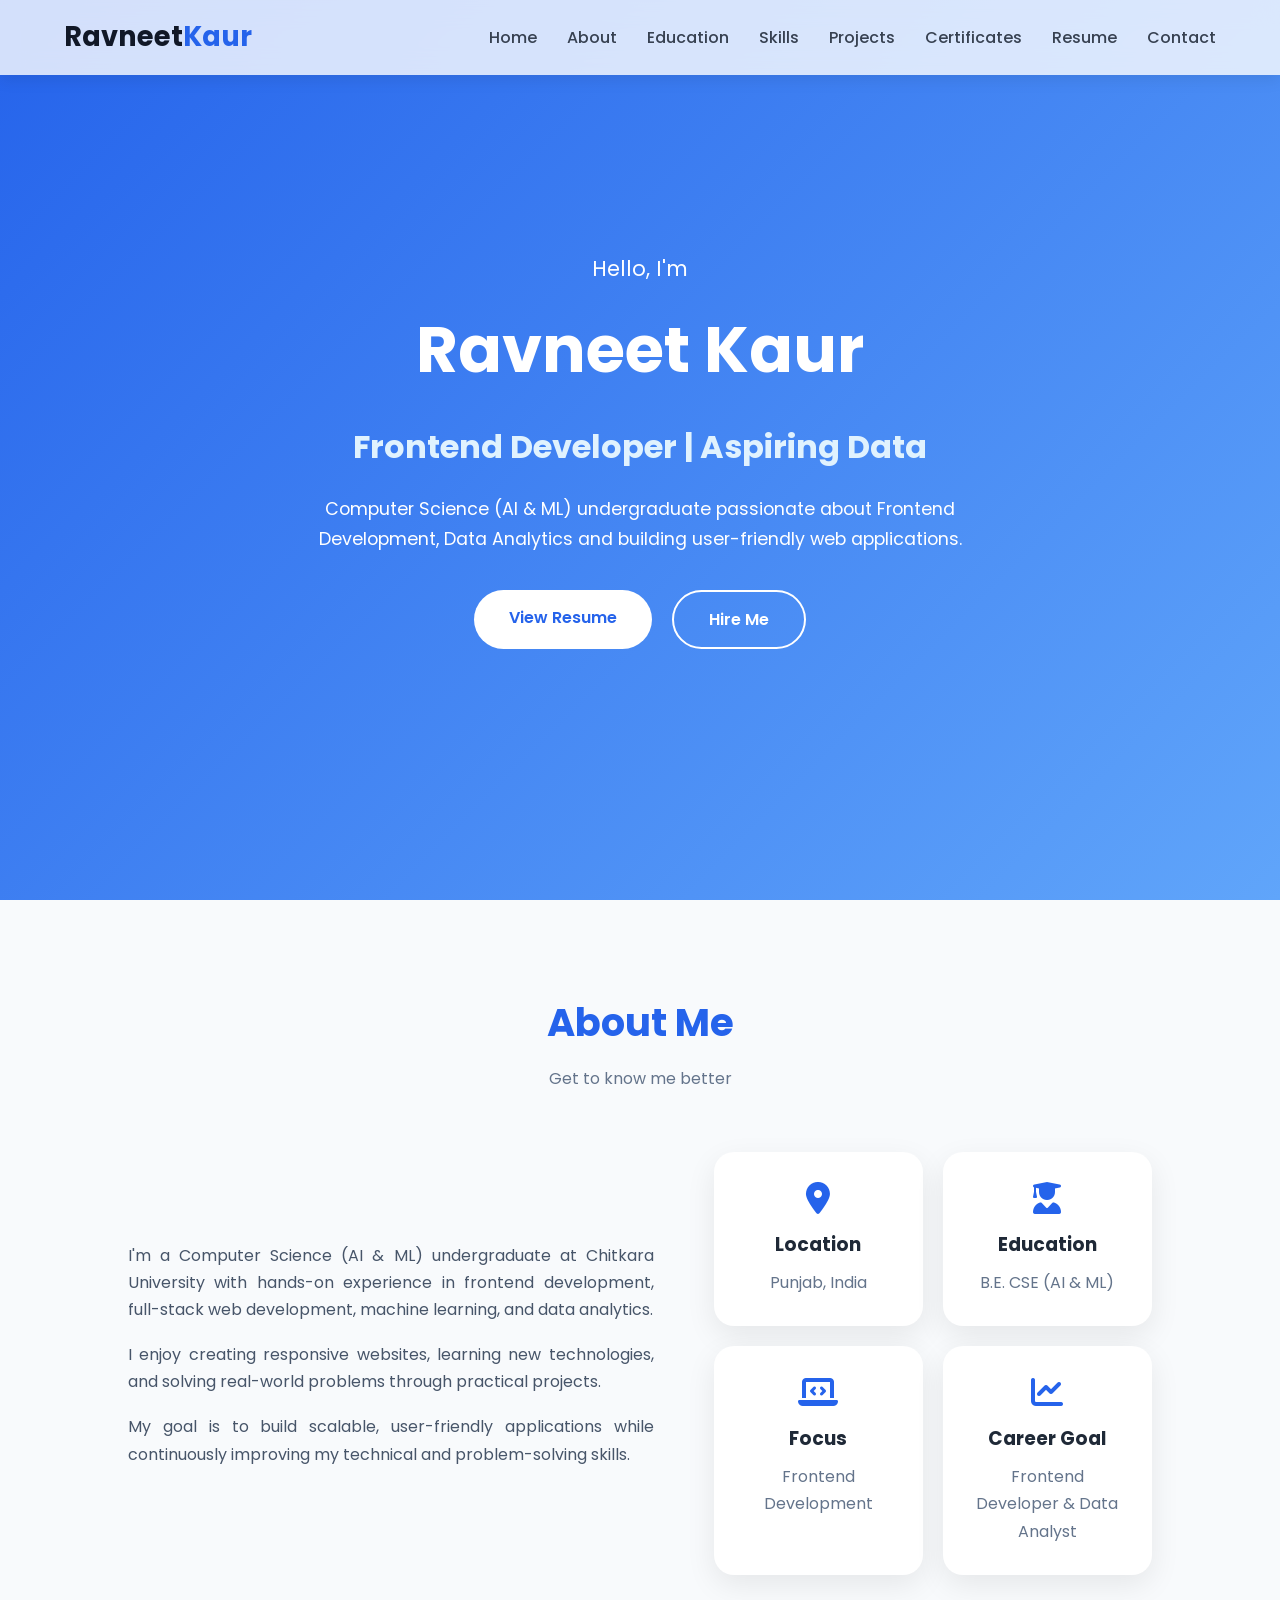
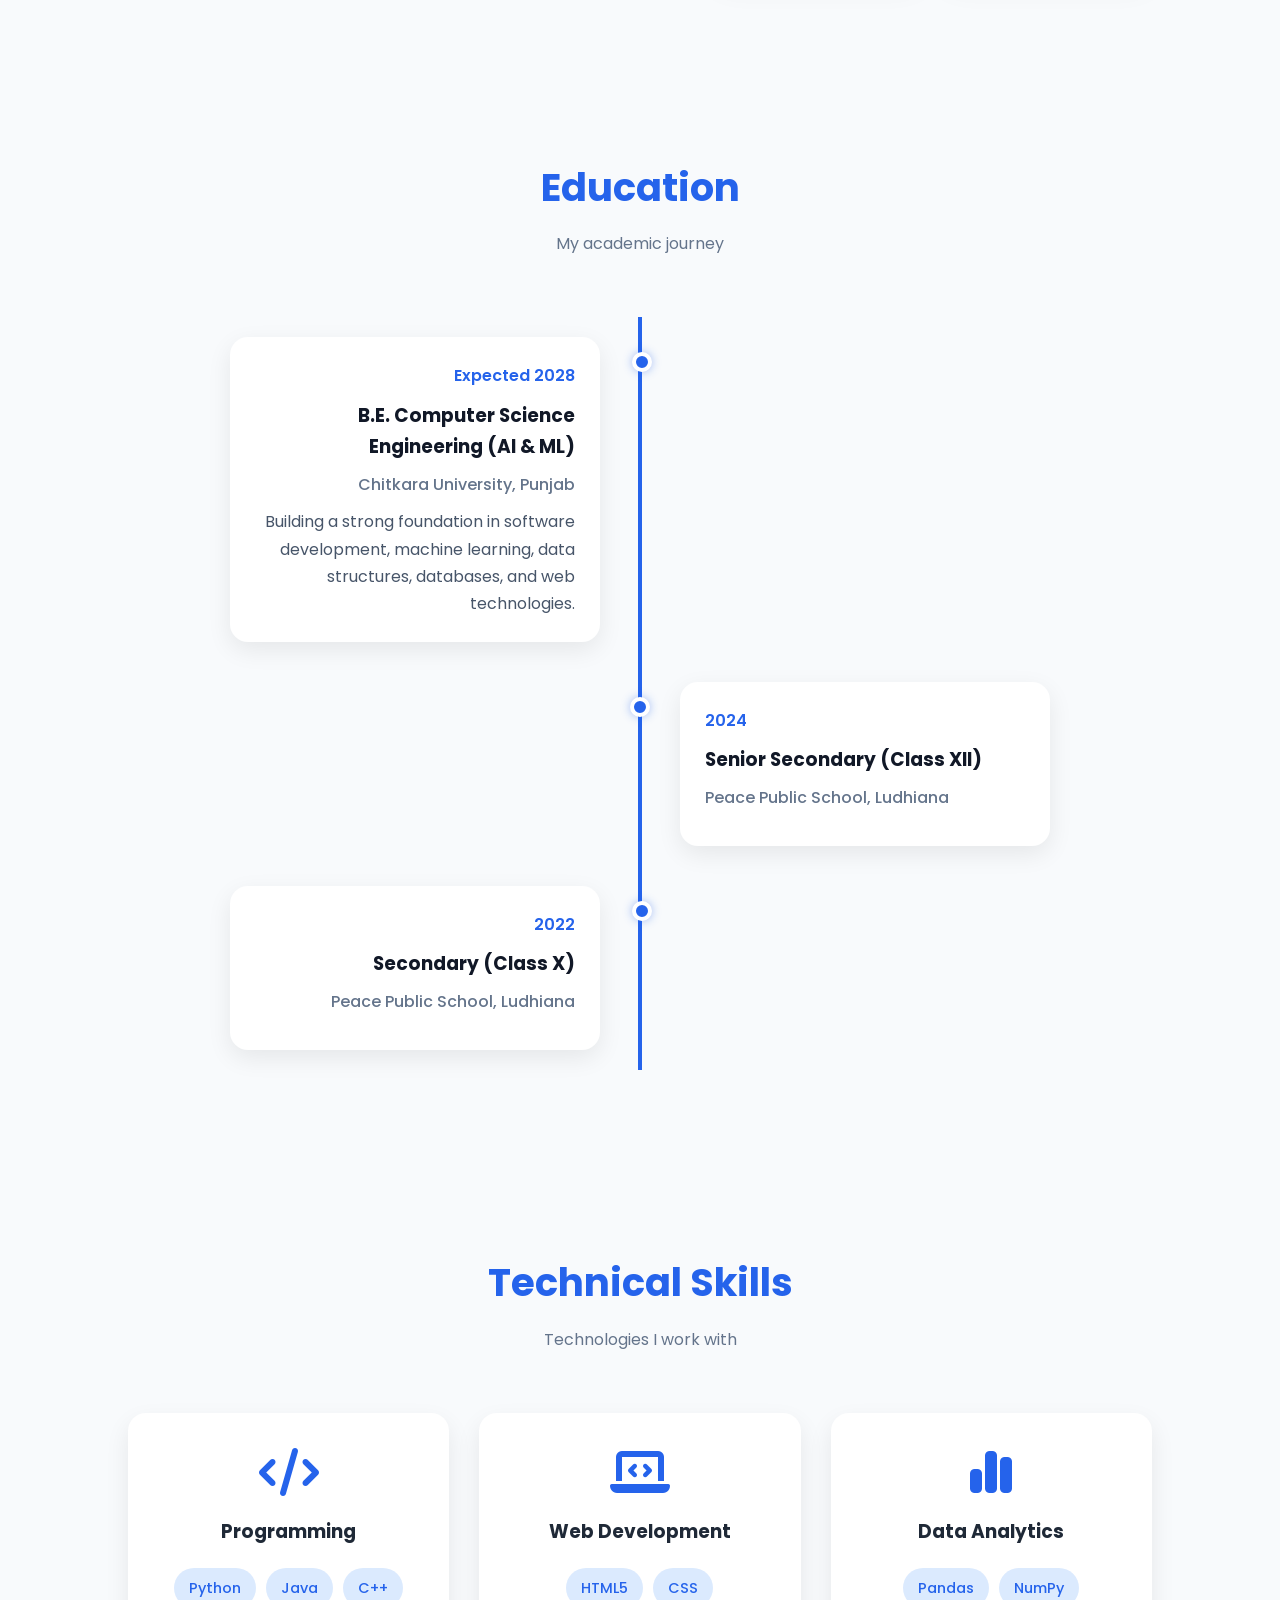
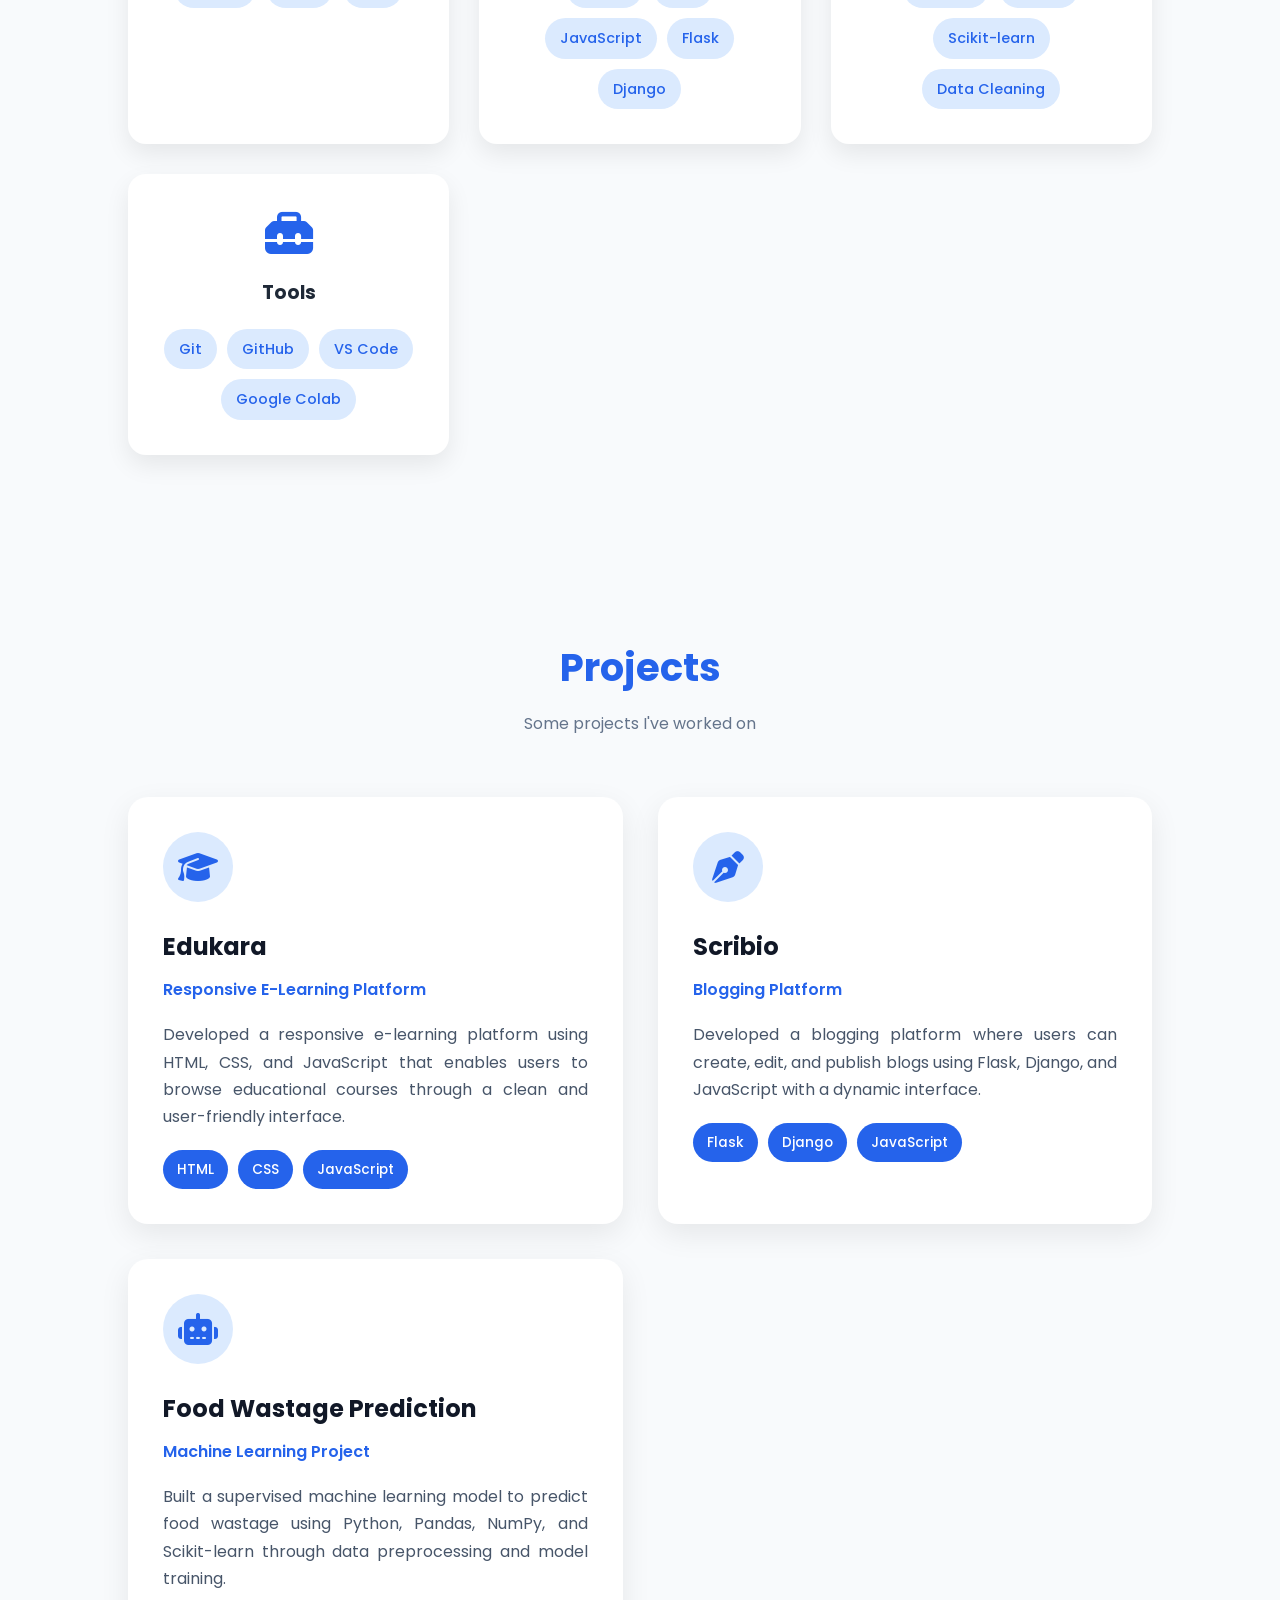
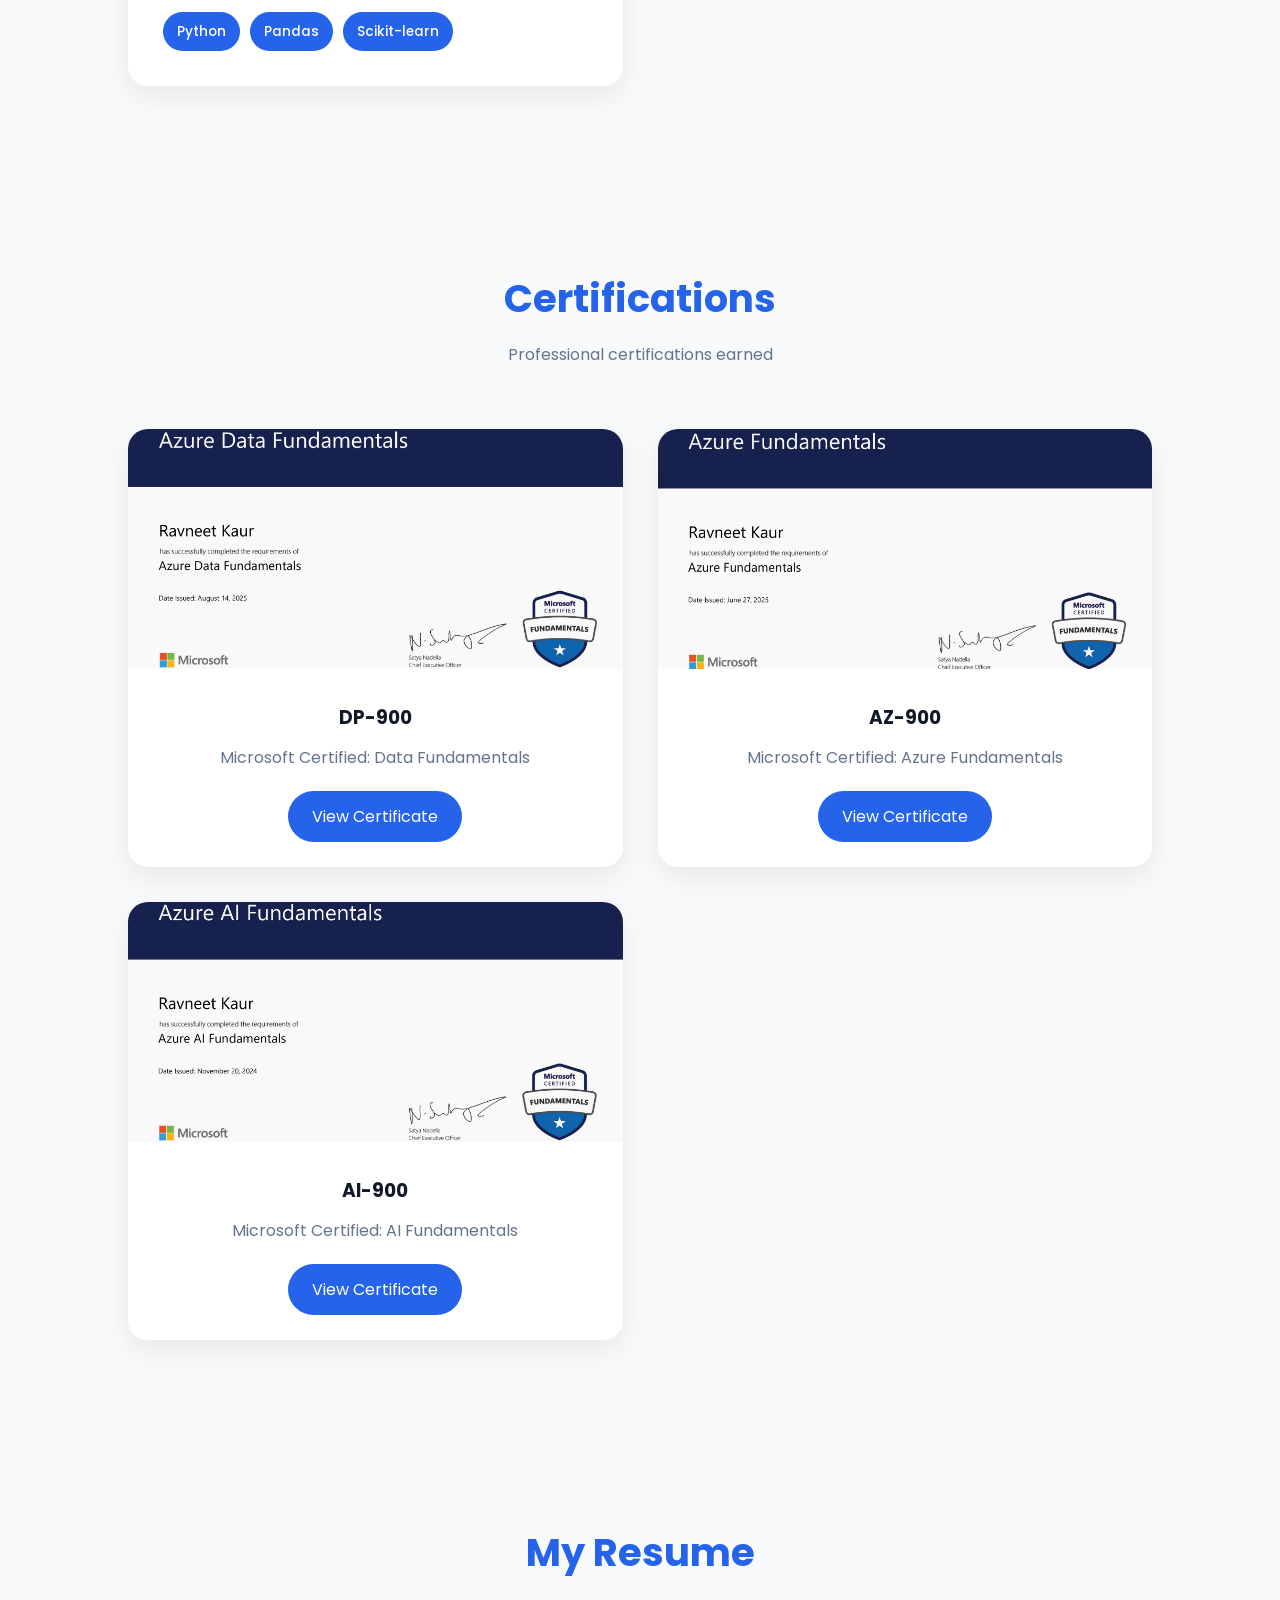
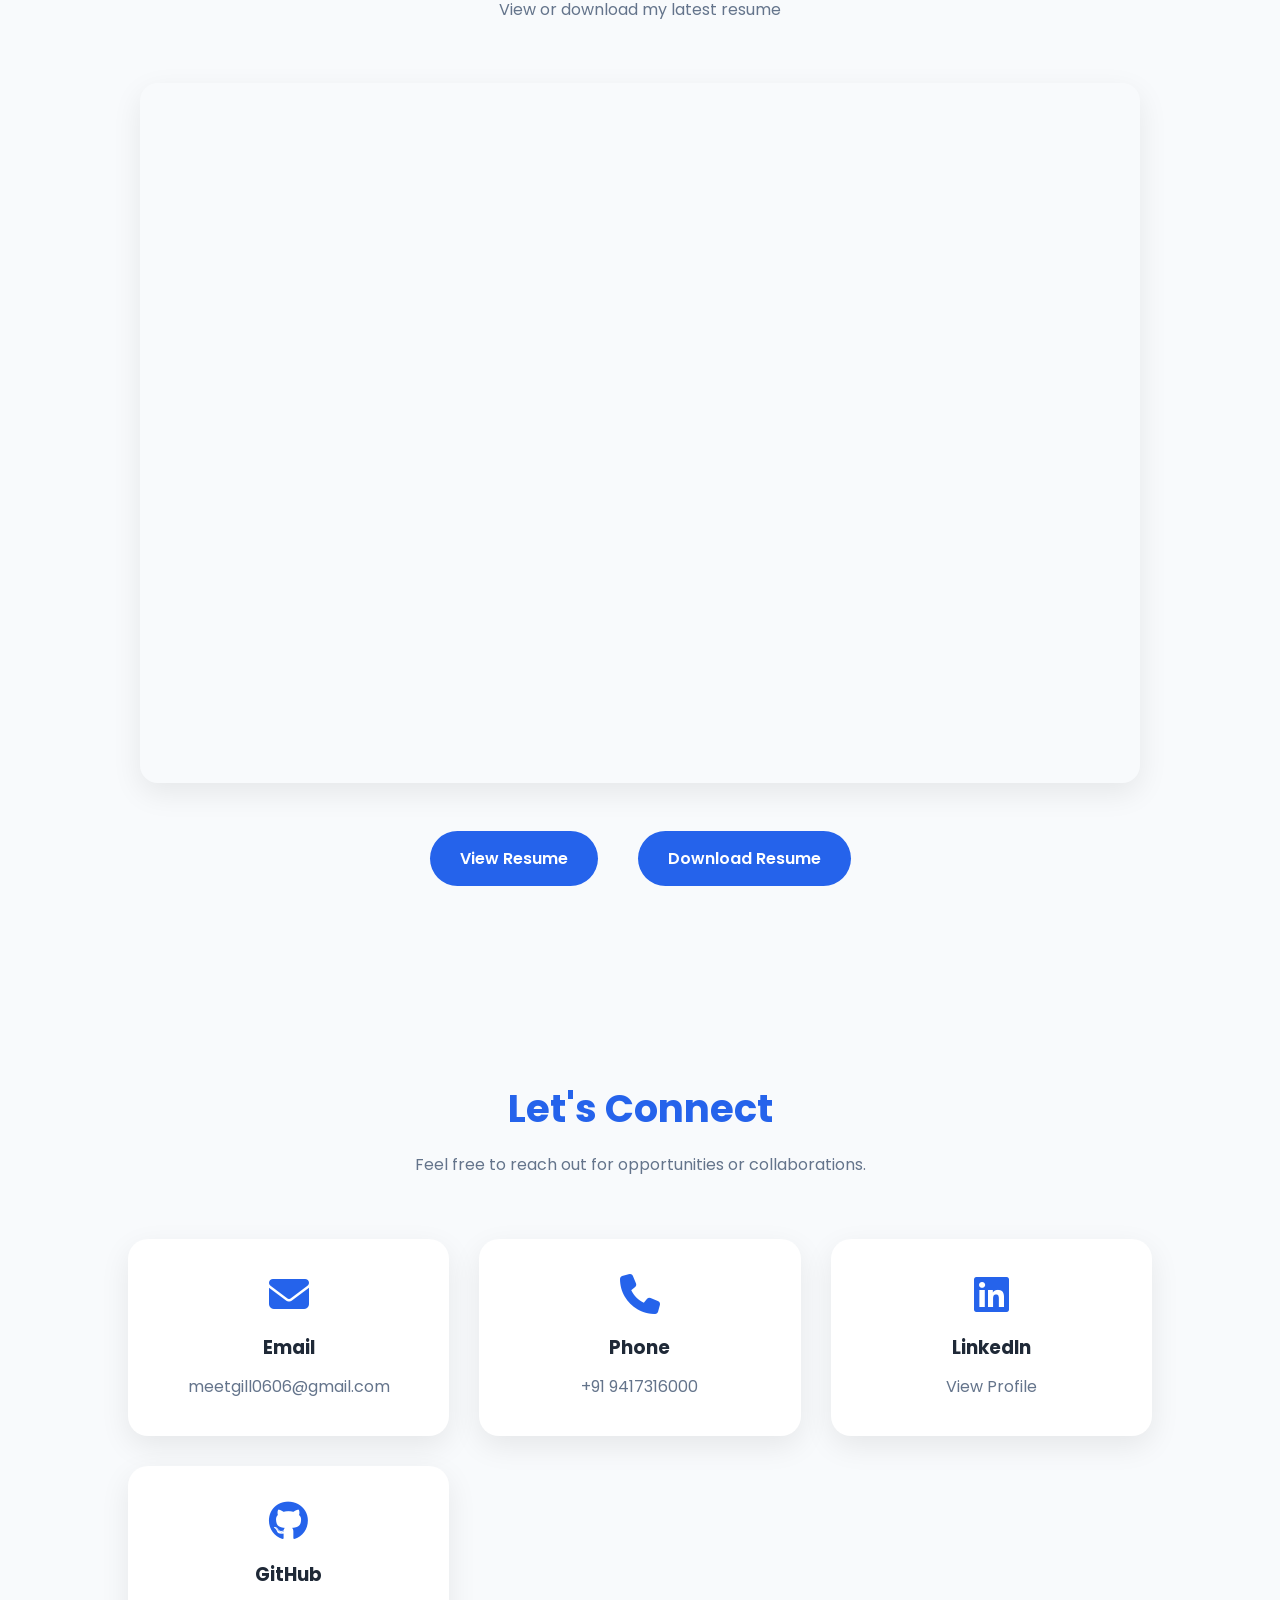
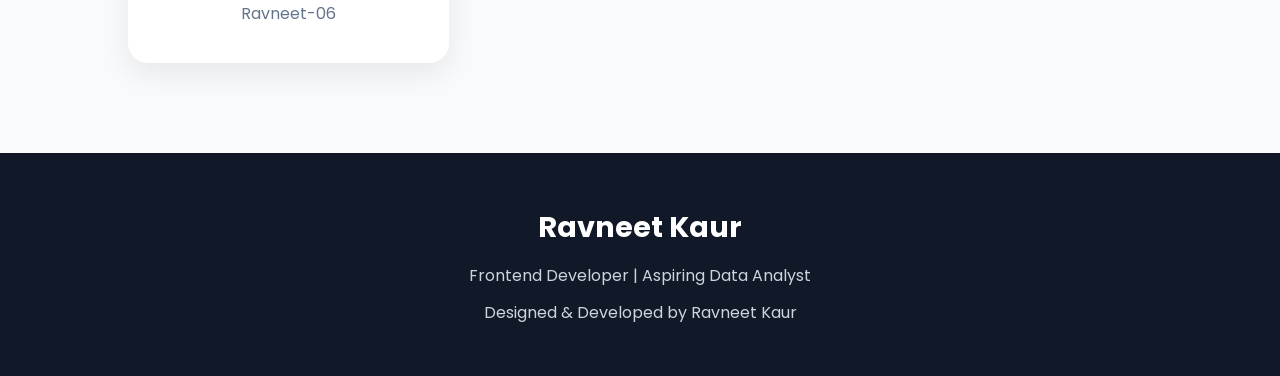
<file: Asg 1/index.html>
<!DOCTYPE html>
<html lang="en">

<head>
    <meta charset="UTF-8">
    <meta name="viewport" content="width=device-width, initial-scale=1.0">
    <title>Ravneet Kaur | Portfolio</title>
    <link rel="preconnect" href="https://fonts.googleapis.com">
    <link rel="preconnect" href="https://fonts.gstatic.com" crossorigin>
    <link href="https://fonts.googleapis.com/css2?family=Poppins:wght@300;400;500;600;700&display=swap" rel="stylesheet">
    <link rel="stylesheet"
        href="https://cdnjs.cloudflare.com/ajax/libs/font-awesome/6.7.2/css/all.min.css">

    <link rel="stylesheet" href="style.css">
</head>

<body>

    <!--================ NAVBAR ================-->

    <header>
        <nav class="navbar">
            <a href="#home" class="logo">Ravneet<span>Kaur</span></a>

            <ul class="nav-links">
                <li><a href="#home">Home</a></li>
                <li><a href="#about">About</a></li>
                <li><a href="#education">Education</a></li>
                <li><a href="#skills">Skills</a></li>
                <li><a href="#projects">Projects</a></li>
                <li><a href="#certificates">Certificates</a></li>
                <li><a href="#resume">Resume</a></li>
                <li><a href="#contact">Contact</a></li>
            </ul>
        </nav>
    </header>

    <!--================ HERO SECTION ================-->

    <section id="home" class="hero">
        <div class="hero-content">
            <p class="hero-intro">                Hello, I'm            </p>

            <h1>                Ravneet Kaur            </h1>

            <h2><span id="typing"></span></h2>

            <p class="hero-description">
                Computer Science (AI & ML) undergraduate passionate
                about Frontend Development, Data Analytics and building
                user-friendly web applications.
            </p>

            <div class="hero-buttons">
                <a href="#resume" class="btn">

                    View Resume

                </a>
                <a href="#contact" class="btn-outline">Hire Me</a>

            </div>

        </div>

    </section>
        <!--================ ABOUT ================-->

    <section id="about" class="about">

        <div class="section-header">

            <h2>About Me</h2>

            <p>Get to know me better</p>

        </div>

        <div class="about-container">

            <div class="about-text">

                <p>

                    I'm a Computer Science (AI & ML) undergraduate at
                    Chitkara University with hands-on experience in
                    frontend development, full-stack web development,
                    machine learning, and data analytics.

                </p>

                <p>

                    I enjoy creating responsive websites,
                    learning new technologies, and solving
                    real-world problems through practical projects.

                </p>

                <p>

                    My goal is to build scalable, user-friendly
                    applications while continuously improving
                    my technical and problem-solving skills.

                </p>

            </div>

            <div class="about-cards">

                <div class="info-card">

                    <i class="fa-solid fa-location-dot"></i>

                    <h3>Location</h3>

                    <p>Punjab, India</p>

                </div>

                <div class="info-card">

                    <i class="fa-solid fa-user-graduate"></i>

                    <h3>Education</h3>

                    <p>B.E. CSE (AI & ML)</p>

                </div>

                <div class="info-card">

                    <i class="fa-solid fa-laptop-code"></i>

                    <h3>Focus</h3>

                    <p>Frontend Development</p>

                </div>

                <div class="info-card">

                    <i class="fa-solid fa-chart-line"></i>

                    <h3>Career Goal</h3>

                    <p>Frontend Developer & Data Analyst</p>

                </div>

            </div>

        </div>

    </section>


    <!--================ EDUCATION ================-->

    <section id="education" class="education">

        <div class="section-header">

            <h2>Education</h2>

            <p>My academic journey</p>

        </div>

        <div class="timeline">

            <div class="timeline-item">

                <div class="timeline-dot"></div>

                <div class="timeline-content">

                    <span class="year">

                        Expected 2028

                    </span>

                    <h3>

                        B.E. Computer Science Engineering (AI & ML)

                    </h3>

                    <h4>

                        Chitkara University, Punjab

                    </h4>

                    <p>

                        Building a strong foundation in software
                        development, machine learning, data
                        structures, databases, and web technologies.

                    </p>

                </div>

            </div>

            <div class="timeline-item">

                <div class="timeline-dot"></div>

                <div class="timeline-content">

                    <span class="year">

                        2024

                    </span>

                    <h3>

                        Senior Secondary (Class XII)

                    </h3>

                    <h4>

                        Peace Public School, Ludhiana

                    </h4>

                </div>

            </div>

            <div class="timeline-item">

                <div class="timeline-dot"></div>

                <div class="timeline-content">

                    <span class="year">

                        2022

                    </span>

                    <h3>

                        Secondary (Class X)

                    </h3>

                    <h4>

                        Peace Public School, Ludhiana

                    </h4>

                </div>

            </div>

        </div>

    </section>
        <!--================ SKILLS ================-->

    <section id="skills" class="skills">

        <div class="section-header">

            <h2>Technical Skills</h2>

            <p>Technologies I work with</p>

        </div>

        <div class="skills-container">

            <div class="skill-card">

                <i class="fa-solid fa-code"></i>

                <h3>Programming</h3>

                <div class="skill-tags">

                    <span>Python</span>
                    <span>Java</span>
                    <span>C++</span>

                </div>

            </div>

            <div class="skill-card">

                <i class="fa-solid fa-laptop-code"></i>

                <h3>Web Development</h3>

                <div class="skill-tags">

                    <span>HTML5</span>
                    <span>CSS</span>
                    <span>JavaScript</span>
                    <span>Flask</span>
                    <span>Django</span>

                </div>

            </div>

            <div class="skill-card">

                <i class="fa-solid fa-chart-simple"></i>

                <h3>Data Analytics</h3>

                <div class="skill-tags">

                    <span>Pandas</span>
                    <span>NumPy</span>
                    <span>Scikit-learn</span>
                    <span>Data Cleaning</span>

                </div>

            </div>

            <div class="skill-card">

                <i class="fa-solid fa-toolbox"></i>

                <h3>Tools</h3>

                <div class="skill-tags">

                    <span>Git</span>
                    <span>GitHub</span>
                    <span>VS Code</span>
                    <span>Google Colab</span>

                </div>

            </div>

        </div>

    </section>



    <!--================ PROJECTS ================-->

    <section id="projects" class="projects">

        <div class="section-header">

            <h2>Projects</h2>

            <p>Some projects I've worked on</p>

        </div>

        <div class="projects-container">

            <div class="project-card">

                <div class="project-icon">

                    <i class="fa-solid fa-graduation-cap"></i>

                </div>

                <h3>Edukara</h3>

                <h4>Responsive E-Learning Platform</h4>

                <p>

                    Developed a responsive e-learning platform using
                    HTML, CSS, and JavaScript that enables users to
                    browse educational courses through a clean and
                    user-friendly interface.

                </p>

                <div class="project-tech">

                    <span>HTML</span>
                    <span>CSS</span>
                    <span>JavaScript</span>

                </div>

            </div>



            <div class="project-card">

                <div class="project-icon">

                    <i class="fa-solid fa-pen-nib"></i>

                </div>

                <h3>Scribio</h3>

                <h4>Blogging Platform</h4>

                <p>

                    Developed a blogging platform where users can
                    create, edit, and publish blogs using Flask,
                    Django, and JavaScript with a dynamic interface.

                </p>

                <div class="project-tech">

                    <span>Flask</span>
                    <span>Django</span>
                    <span>JavaScript</span>

                </div>

            </div>



            <div class="project-card">

                <div class="project-icon">

                    <i class="fa-solid fa-robot"></i>

                </div>

                <h3>Food Wastage Prediction</h3>

                <h4>Machine Learning Project</h4>

                <p>

                    Built a supervised machine learning model to
                    predict food wastage using Python, Pandas,
                    NumPy, and Scikit-learn through data preprocessing
                    and model training.

                </p>

                <div class="project-tech">

                    <span>Python</span>
                    <span>Pandas</span>
                    <span>Scikit-learn</span>

                </div>

            </div>

        </div>

    </section>



    <!--================ CERTIFICATES ================-->

    <section id="certificates" class="certificates">

        <div class="section-header">

            <h2>Certifications</h2>

            <p>Professional certifications earned</p>

        </div>

        <div class="certificate-container">

            <div class="certificate-card">

                <img src="images/dp900.png"
                     alt="DP-900 Certificate">

                <div class="certificate-content">

                    <h3>DP-900</h3>

                    <p>

                        Microsoft Certified:
                        Data Fundamentals

                    </p>

                    <a href="images/dp900.png"
                       target="_blank"
                       class="certificate-btn">

                        View Certificate

                    </a>

                </div>

            </div>



            <div class="certificate-card">

                <img src="images/az900.png"
                     alt="AZ-900 Certificate">

                <div class="certificate-content">

                    <h3>AZ-900</h3>

                    <p>

                        Microsoft Certified:
                        Azure Fundamentals

                    </p>

                    <a href="images/az900.png"
                       target="_blank"
                       class="certificate-btn">

                        View Certificate

                    </a>

                </div>

            </div>



            <div class="certificate-card">

                <img src="images/ai900.png"
                     alt="AI-900 Certificate">

                <div class="certificate-content">

                    <h3>AI-900</h3>

                    <p>

                        Microsoft Certified:
                        AI Fundamentals

                    </p>

                    <a href="images/ai900.png"
                       target="_blank"
                       class="certificate-btn">

                        View Certificate

                    </a>

                </div>

            </div>

        </div>

    </section>
        <!--================ RESUME ================-->

    <section id="resume" class="resume">

        <div class="section-header">

            <h2>My Resume</h2>

            <p>View or download my latest resume</p>

        </div>

        <div class="resume-container">

            <iframe
                src="files/Ravneet_Kaur_Resume.pdf"
                title="Resume Preview">
            </iframe>

            <div class="resume-buttons">

                <a href="files/Ravneet_Kaur_Resume.pdf"
                target="_blank"
                class="resume-btn">

                    View Resume

                </a>

                <a href="files/Ravneet_Kaur_Resume.pdf"
                download
                class="resume-btn">

                    Download Resume

                </a>

            </div>

        </div>

    </section>



    <!--================ CONTACT ================-->

    <section id="contact" class="contact">

        <div class="section-header">

            <h2>Let's Connect</h2>

            <p>Feel free to reach out for opportunities or collaborations.</p>

        </div>

        <div class="contact-container">

            <div class="contact-card">

                <i class="fa-solid fa-envelope"></i>

                <h3>Email</h3>

                <p>meetgill0606@gmail.com</p>

            </div>



            <div class="contact-card">

                <i class="fa-solid fa-phone"></i>

                <h3>Phone</h3>

                <p>+91 9417316000</p>

            </div>



            <a href="https://www.linkedin.com/in/ravneet-kaur-06936b324"
               target="_blank"
               class="contact-card">

                <i class="fa-brands fa-linkedin"></i>

                <h3>LinkedIn</h3>

                <p>View Profile</p>

            </a>



            <a href="https://github.com/Ravneet-06"
               target="_blank"
               class="contact-card">

                <i class="fa-brands fa-github"></i>

                <h3>GitHub</h3>

                <p>Ravneet-06</p>

            </a>

        </div>

    </section>



    <!--================ FOOTER ================-->

    <footer>

        <h3>Ravneet Kaur</h3>

        <p>

            Frontend Developer | Aspiring Data Analyst

        </p>

        <p>

            Designed & Developed by Ravneet Kaur

        </p>

    </footer>



    <!--================ BACK TO TOP ================-->

    <button id="topBtn">

        <i class="fa-solid fa-arrow-up"></i>

    </button>



    <script src="script.js"></script>

</body>

</html>
</file>
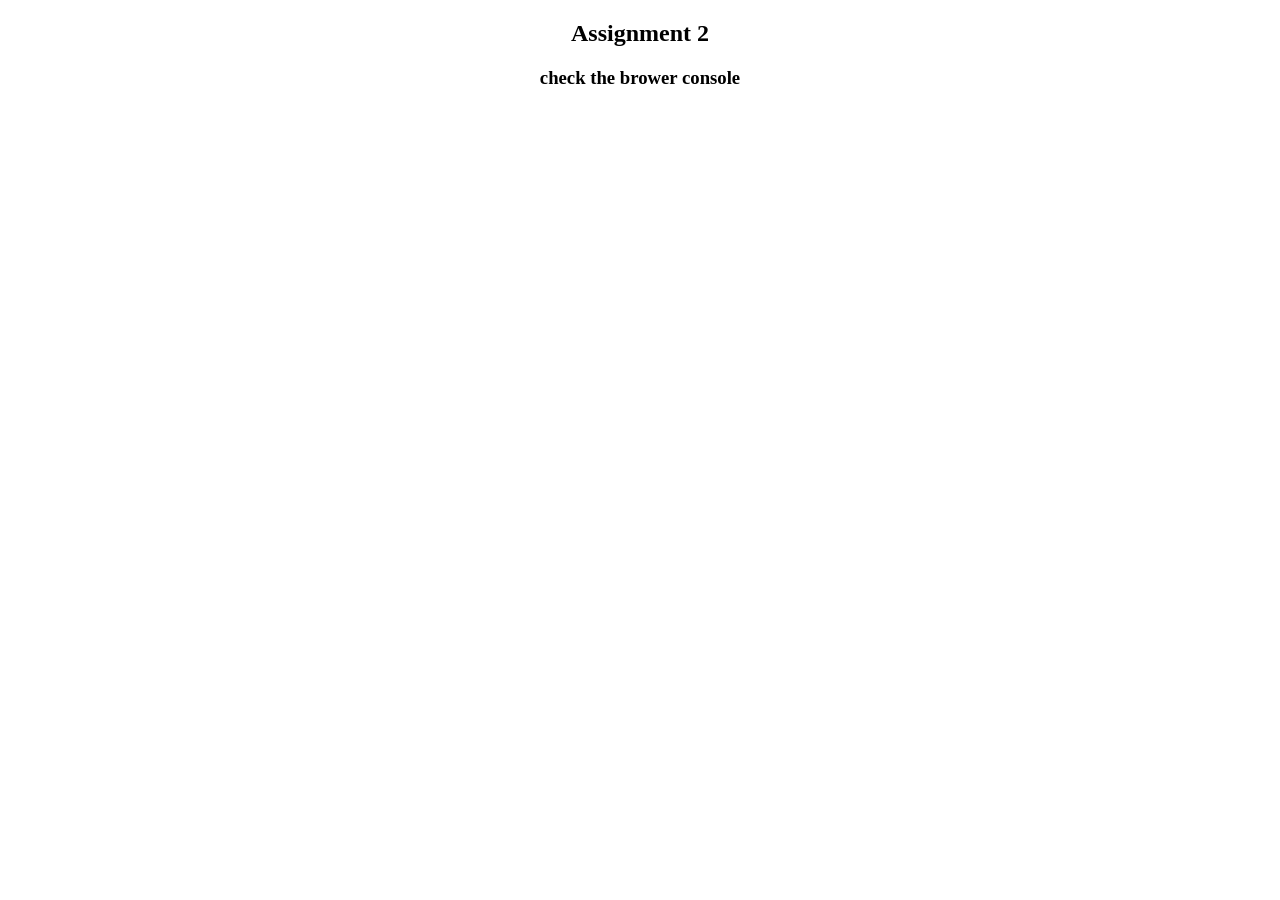
<file: Asg 2/index.html>
<!DOCTYPE html>
<html lang="en">
<head>
    <meta charset="UTF-8">
    <meta name="viewport" content="width=device-width, initial-scale=1.0">
    <title>Assignment 2</title>
    <Style>
        *{
            text-align: center;
        }
    </Style>
</head>
<body>
    <h2>Assignment 2</h2>
    <h3>check the brower console</h3>

    <script src="asg2.js"></script>
</body>
</html>
</file>
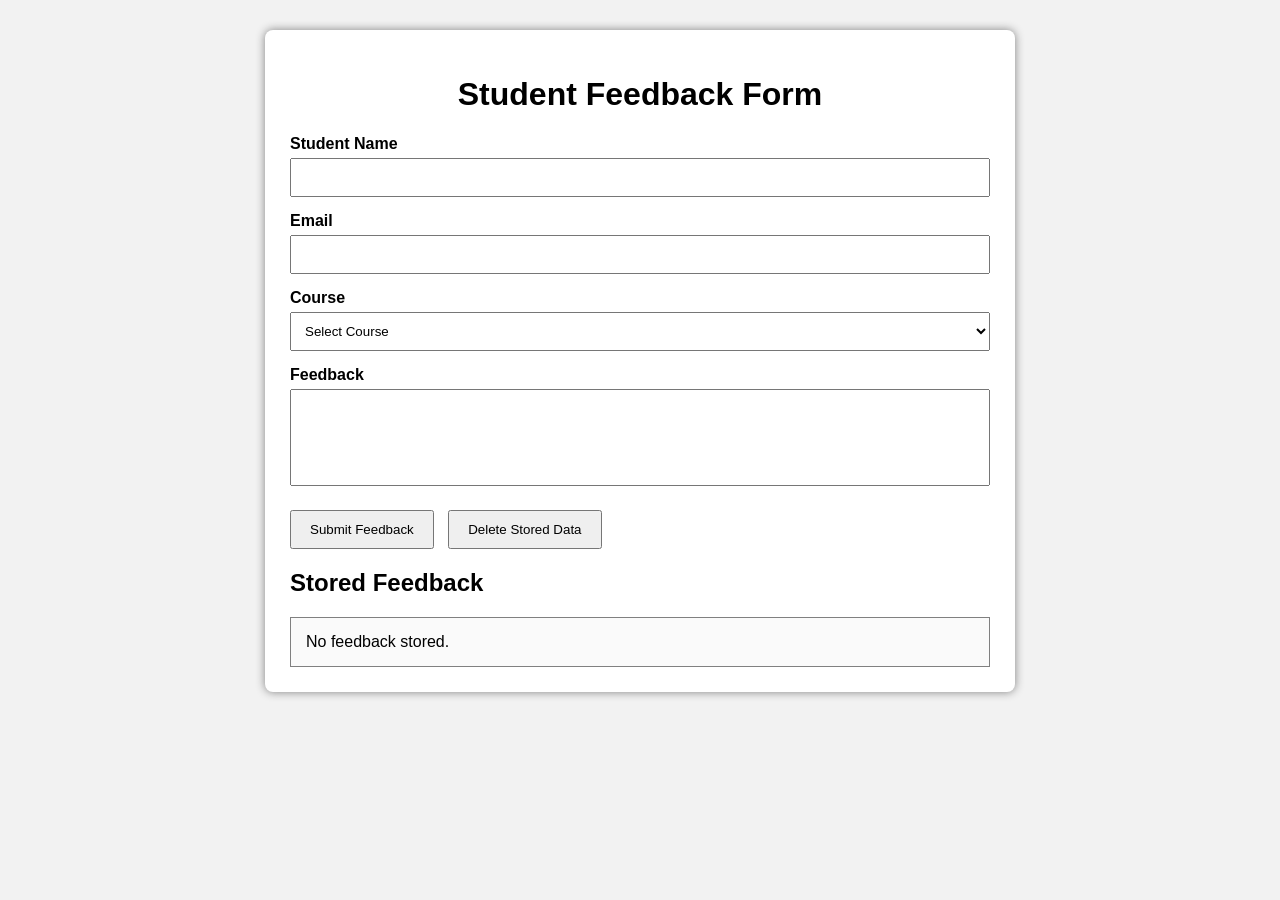
<file: Asg 3/index.html>
<!DOCTYPE html>
<html lang="en">
<head>
    <meta charset="UTF-8">
    <meta name="viewport" content="width=device-width, initial-scale=1.0">
    <title>Student Feedback Form</title>

    <style>
        body{
            font-family: Arial, Helvetica, sans-serif;
            background:#f2f2f2;
        }

        .container{
            width:700px;
            margin:30px auto;
            background:white;
            padding:25px;
            border-radius:8px;
            box-shadow:0 0 10px gray;
        }

        h1{
            text-align:center;
        }

        label{
            display:block;
            margin-top:15px;
            font-weight:bold;
        }

        input,select,textarea{
            width:100%;
            padding:10px;
            margin-top:5px;
            box-sizing:border-box;
        }

        textarea{
            resize:none;
        }

        .error{
            color:red;
            font-size:15px;
        }

        .buttons{
            margin-top:20px;
        }

        button{
            padding:10px 18px;
            margin-right:10px;
            cursor:pointer;
        }

        #display{
            border:1px solid gray;
            padding:15px;
            margin-top:10px;
            background:#fafafa;
        }
    </style>
</head>
<body>
    <div class="container">

    <h1>Student Feedback Form</h1>

    <form id="feedbackForm">

        <label>Student Name</label>
        <input type="text" id="name">
        <small id="nameError" class="error"></small>

        <label>Email</label>
        <input type="email" id="email">
        <small id="emailError" class="error"></small>

        <label>Course</label>
        <select id="course">
            <option value="">Select Course</option>
            <option>Java</option>
            <option>Python</option>
            <option>JavaScript</option>
            <option>React</option>
            <option>C++</option>
        </select>
        <small id="courseError" class="error"></small>

        <label>Feedback</label>
        <textarea id="feedback" rows="5"></textarea>
        <small id="feedbackError" class="error"></small>

        <div class="buttons">
            <button type="submit">Submit Feedback</button>
            <button type="button" id="deleteBtn">Delete Stored Data</button>
        </div>

    </form>

    <h2 id="sessionUser"></h2>

    <h2>Stored Feedback</h2>

    <div id="display">
        No feedback stored.
    </div>

</div>

<script src="script.js"></script>

</body>
</html>
</file>
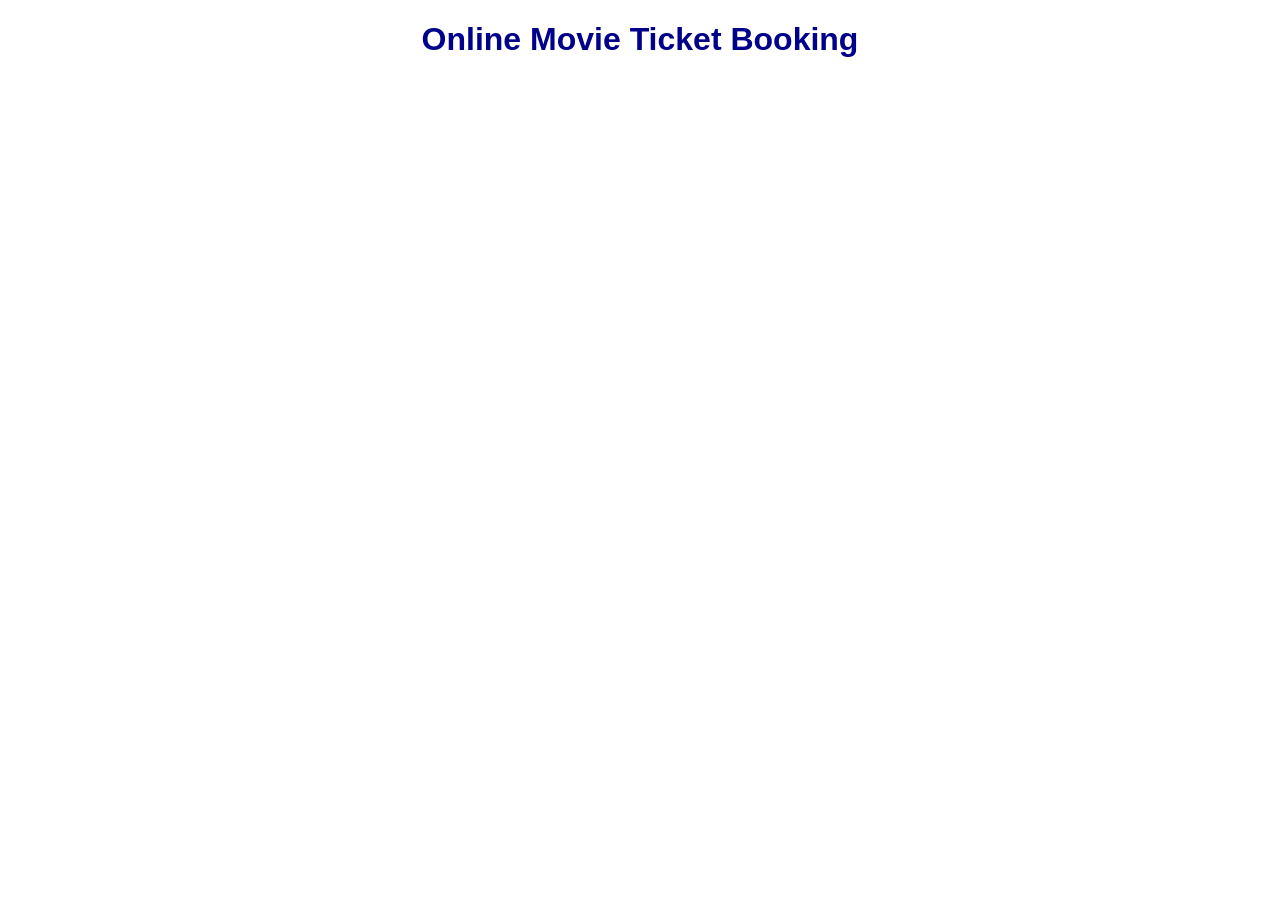
<file: Asg 4/index.html>
<!DOCTYPE html>
<html>

<head>

    <title>Online Movie Ticket Booking</title>

    <style>

        body {
            font-family: Arial;
            text-align: center;
        }

        h1 {
            color: darkblue;
        }

    </style>

</head>

<body>

    <h1>Online Movie Ticket Booking</h1>


    <script>

        console.log("1. Starting Movie Ticket Booking...");


        // Creating Booking Promise

        let booking = new Promise(function(resolve, reject) {

            setTimeout(function() {

                let seatsAvailable = true;

                if (seatsAvailable) {

                    resolve("2. Seats Available");

                } else {

                    reject("No Seats Available");

                }

            }, 2000);

        });


        // Promise Chaining

        booking

            // First .then()
            // Check Seat Availability

            .then(function(message) {

                console.log(message);

                return "3. Payment Processed Successfully";

            })


            // Second .then()
            // Process Payment

            .then(function(message) {

                console.log(message);

                return "4. Booking Confirmed Successfully";

            })


            // Third .then()
            // Confirm Booking

            .then(function(message) {

                console.log(message);

                return "5. Ticket Generated Successfully";

            })


            // Fourth .then()
            // Generate Ticket

            .then(function(message) {

                console.log(message);

                console.log("6. Movie Ticket Booking Completed!");

            })


            // Error Handling

            .catch(function(error) {

                console.log("Error:", error);

            });

    </script>

</body>

</html>
</file>
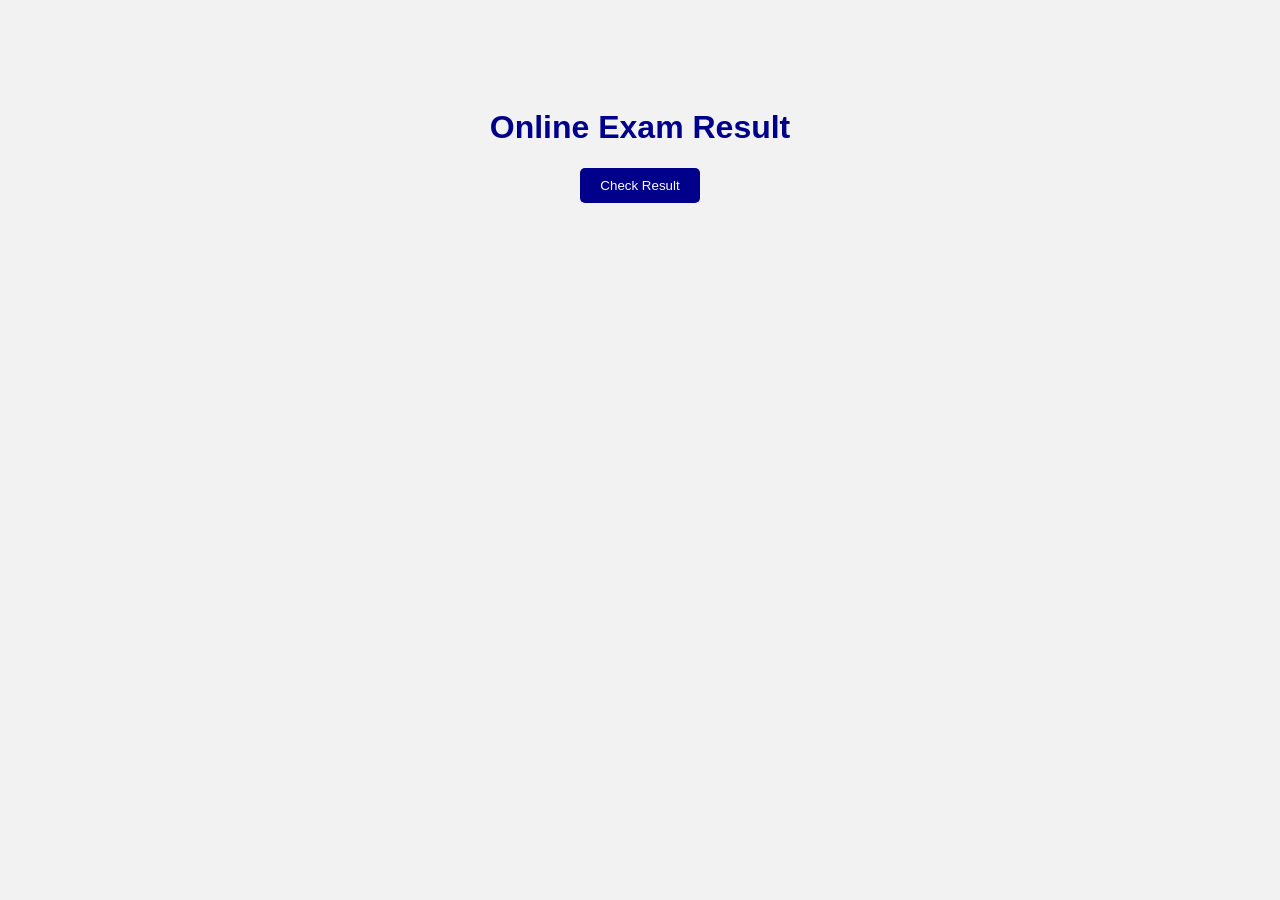
<file: Asg 5/index.html>
<!DOCTYPE html>
<html lang="en">

<head>

    <meta charset="UTF-8">

    <meta name="viewport" content="width=device-width, initial-scale=1.0">

    <title>Online Exam Result</title>

    <style>

        body {
            font-family: Arial;
            text-align: center;
            background-color: #f2f2f2;
            padding-top: 80px;
        }

        h1 {
            color: darkblue;
        }

        button {
            padding: 10px 20px;
            background-color: darkblue;
            color: white;
            border: none;
            border-radius: 5px;
            cursor: pointer;
        }

        button:hover {
            background-color: blue;
        }

        #result {
            font-size: 18px;
            color: green;
            margin-top: 20px;
        }

    </style>

</head>

<body>

    <h1>Online Exam Result</h1>

    <button onclick="checkResult()">
        Check Result
    </button>

    <p id="result"></p>


    <script>

        function calculateResult() {

            // Promise:
            // A Promise gives us a result in the future.
            // Here, it means:
            // "I will give you the exam result after some time."

            return new Promise(resolve => {

                // setTimeout() creates a delay of 3 seconds.
                // It simulates the time taken to calculate the result.

                setTimeout(() => {

                    // resolve() means the work is completed
                    // and we are sending the final result.

                    resolve("Your result is ready! You scored 85 marks.");

                }, 3000);

            });
        }


        async function checkResult() {

            const para = document.getElementById("result");

            // Show this message immediately.

            para.innerText = "Calculating your result...";


            // async:
            // async allows us to use await inside this function.

            // await:
            // await waits for the Promise to finish
            // and gives us its result.

            const result = await calculateResult();


            // After 3 seconds, the Promise is resolved.
            // The result contains the message sent by resolve().

            para.innerText = result;

        }

    </script>

</body>

</html>
</file>
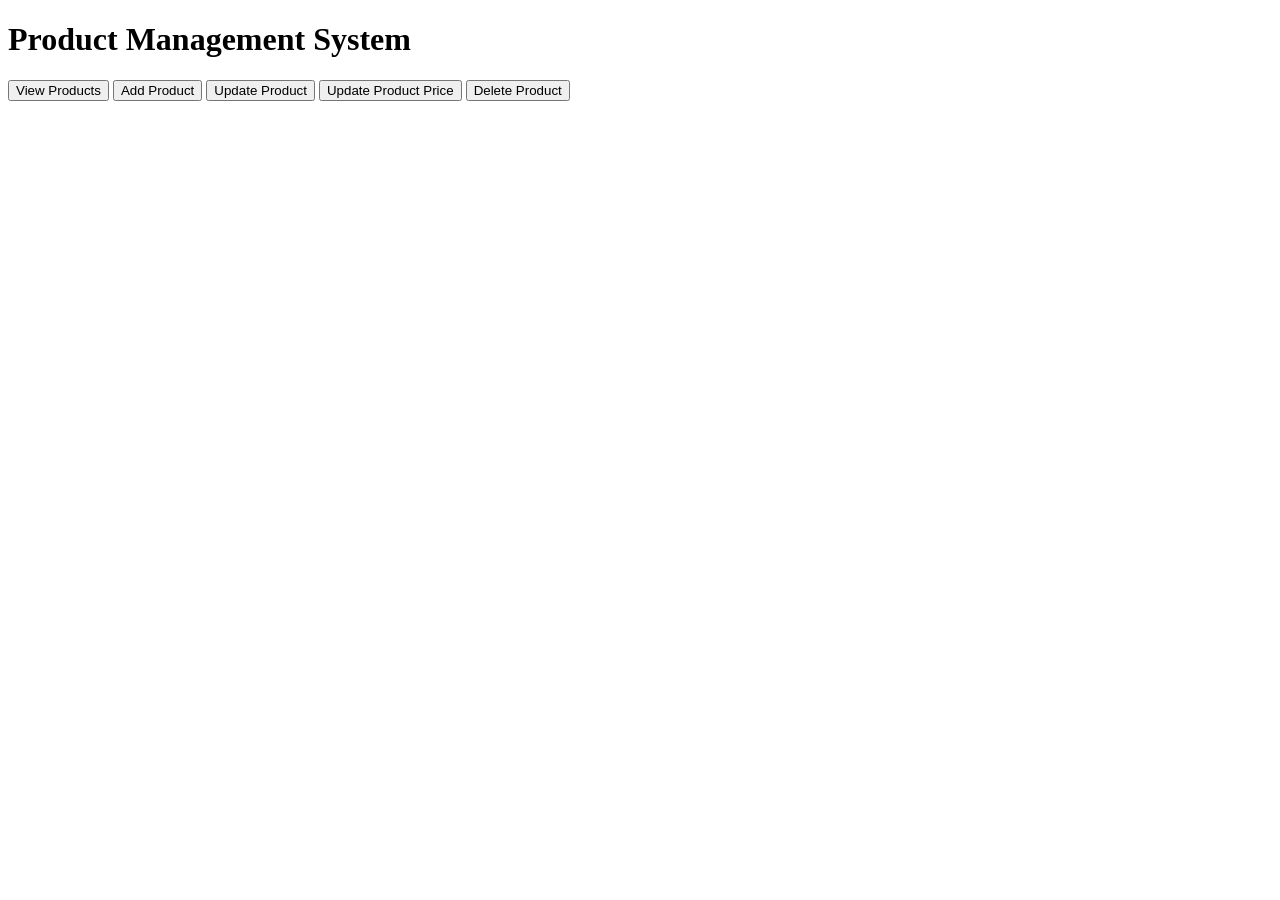
<file: Asg 6/index.html>
<!DOCTYPE html>

<html lang="en">

<head>
    <meta charset="UTF-8">
    <title>Product Management API</title>
</head>

<body>

<h1>Product Management System</h1>

<button onclick="getProducts()">View Products</button>

<button onclick="addProduct()">Add Product</button>

<button onclick="updateProduct()">Update Product</button>

<button onclick="updatePrice()">Update Product Price</button>

<button onclick="deleteProduct()">Delete Product</button>

<script src="product.js"></script>

</body>

</html>
</file>
<file: Asg 1/style.css>
/* ===============================
   GOOGLE FONT & RESET
================================== */

*{
    margin:0;
    padding:0;
    box-sizing:border-box;
    scroll-behavior:smooth;
}

body{
    font-family:'Poppins',sans-serif;
    background:#f8fafc;
    color:#1f2937;
    line-height:1.7;
}

/* ===============================
   COMMON
================================== */

section{
    padding:90px 10%;
}

.section-header{
    text-align:center;
    margin-bottom:60px;
}

.section-header h2{
    font-size:2.4rem;
    color:#2563eb;
    margin-bottom:10px;
}

.section-header p{
    color:#64748b;
    font-size:1rem;
}

/* ===============================
   NAVBAR
================================== */

header{
    position:fixed;
    width:100%;
    top:0;
    left:0;
    z-index:1000;
    background:rgba(255,255,255,.8);
    backdrop-filter:blur(12px);
    box-shadow:0 5px 15px rgba(0,0,0,.08);
}

.navbar{
    width:90%;
    margin:auto;
    height:75px;
    display:flex;
    align-items:center;
    justify-content:space-between;
}

.logo{
    text-decoration:none;
    color:#111827;
    font-size:1.7rem;
    font-weight:700;
}

.logo span{
    color:#2563eb;
}

.nav-links{
    display:flex;
    gap:30px;
    list-style:none;
}

.nav-links a{
    text-decoration:none;
    color:#374151;
    font-weight:500;
    transition:.3s;
}

.nav-links a:hover{
    color:#2563eb;
}

/* ===============================
   HERO
================================== */

.hero{
    min-height:100vh;
    display:flex;
    align-items:center;
    justify-content:center;
    background:linear-gradient(
        135deg,
        #2563eb,
        #60a5fa
    );
    color:#fff;
    text-align:center;
}

.hero-content{
    max-width:850px;
}

.hero-intro{
    font-size:1.3rem;
    margin-bottom:10px;
}

.hero h1{
    font-size:4rem;
    margin-bottom:15px;
}

.hero h2{
    height:50px;
    font-size:2rem;
    color:#e0f2fe;
    margin-bottom:25px;
}

.hero-description{
    font-size:1.1rem;
    max-width:700px;
    margin:auto;
    margin-bottom:35px;
}

/* ===============================
   BUTTONS
================================== */

.hero-buttons{
    display:flex;
    justify-content:center;
    gap:20px;
    flex-wrap:wrap;
}

.btn,
.btn-outline{

    padding:14px 35px;

    border-radius:40px;

    text-decoration:none;

    font-weight:600;

    transition:.3s;

}

.btn{

    background:#fff;

    color:#2563eb;

}

.btn:hover{

    transform:translateY(-4px);

    box-shadow:0 12px 25px rgba(0,0,0,.2);

}

.btn-outline{

    border:2px solid #fff;

    color:#fff;

}

.btn-outline:hover{

    background:#fff;

    color:#2563eb;

}

/* ===============================
   ABOUT
================================== */

.about-container{

    display:grid;

    grid-template-columns:1.2fr 1fr;

    gap:60px;

    align-items:center;

}

.about-text p{

    margin-bottom:18px;

    color:#475569;

    text-align:justify;

}

.about-cards{

    display:grid;

    grid-template-columns:repeat(2,1fr);

    gap:20px;

}

.info-card{

    background:#fff;

    padding:30px;

    border-radius:20px;

    text-align:center;

    box-shadow:0 10px 30px rgba(0,0,0,.08);

    transition:.3s;

}

.info-card:hover{

    transform:translateY(-8px);

}

.info-card i{

    font-size:2rem;

    color:#2563eb;

    margin-bottom:15px;

}

.info-card h3{

    margin-bottom:8px;

}

.info-card p{

    color:#64748b;

}
/* ===================================
   EDUCATION
=================================== */

.timeline{
    position:relative;
    max-width:900px;
    margin:0 auto;
}

.timeline::before{
    content:"";
    position:absolute;
    left:50%;
    top:0;
    width:4px;
    height:100%;
    background:#2563eb;
    transform:translateX(-50%);
}

.timeline-item{
    position:relative;
    width:50%;
    padding:20px 40px;
}

.timeline-item:nth-child(odd){
    left:0;
    text-align:right;
}

.timeline-item:nth-child(even){
    left:50%;
}

.timeline-dot{
    position:absolute;
    width:20px;
    height:20px;
    background:#2563eb;
    border-radius:50%;
    top:35px;
    right:-12px;
    border:4px solid #fff;
    box-shadow:0 0 10px rgba(37,99,235,.4);
}

.timeline-item:nth-child(even) .timeline-dot{
    left:-10px;
}

.timeline-content{
    background:#fff;
    padding:25px;
    border-radius:18px;
    box-shadow:0 8px 25px rgba(0,0,0,.08);
    transition:.3s;
}

.timeline-content:hover{
    transform:translateY(-6px);
}

.timeline-content .year{
    color:#2563eb;
    font-weight:600;
    display:block;
    margin-bottom:10px;
}

.timeline-content h3{
    margin-bottom:8px;
    color:#111827;
}

.timeline-content h4{
    color:#64748b;
    margin-bottom:10px;
    font-weight:500;
}

.timeline-content p{
    color:#475569;
}


/* ===================================
   SKILLS
=================================== */

.skills-container{

    display:grid;

    grid-template-columns:repeat(auto-fit,minmax(250px,1fr));

    gap:30px;

}

.skill-card{

    background:#fff;

    padding:35px;

    border-radius:18px;

    text-align:center;

    box-shadow:0 10px 25px rgba(0,0,0,.08);

    transition:.35s;

}

.skill-card:hover{

    transform:translateY(-10px);

}

.skill-card i{

    font-size:3rem;

    color:#2563eb;

    margin-bottom:20px;

}

.skill-card h3{

    margin-bottom:20px;

}

.skill-tags{

    display:flex;

    flex-wrap:wrap;

    justify-content:center;

    gap:10px;

}

.skill-tags span{

    background:#dbeafe;

    color:#2563eb;

    padding:8px 15px;

    border-radius:30px;

    font-size:.9rem;

    font-weight:500;

    transition:.3s;

}

.skill-tags span:hover{

    background:#2563eb;

    color:#fff;

}


/* ===================================
   PROJECTS
=================================== */

.projects-container{

    display:grid;

    grid-template-columns:repeat(auto-fit,minmax(320px,1fr));

    gap:35px;

}

.project-card{

    background:#fff;

    border-radius:20px;

    padding:35px;

    box-shadow:0 10px 30px rgba(0,0,0,.08);

    transition:.35s;

}

.project-card:hover{

    transform:translateY(-10px);

}

.project-icon{

    width:70px;

    height:70px;

    background:#dbeafe;

    border-radius:50%;

    display:flex;

    align-items:center;

    justify-content:center;

    margin-bottom:25px;

}

.project-icon i{

    font-size:2rem;

    color:#2563eb;

}

.project-card h3{

    font-size:1.5rem;

    margin-bottom:8px;

    color:#111827;

}

.project-card h4{

    color:#2563eb;

    margin-bottom:18px;

    font-weight:600;

}

.project-card p{

    color:#475569;

    margin-bottom:20px;

    text-align:justify;

}

.project-tech{

    display:flex;

    flex-wrap:wrap;

    gap:10px;

}

.project-tech span{

    background:#2563eb;

    color:#fff;

    padding:8px 14px;

    border-radius:30px;

    font-size:.85rem;

    font-weight:500;

}
/* ===================================
   CERTIFICATES
=================================== */

.certificate-container{
    display:grid;
    grid-template-columns:repeat(auto-fit,minmax(320px,1fr));
    gap:35px;
}

.certificate-card{
    background:#fff;
    border-radius:20px;
    overflow:hidden;
    box-shadow:0 10px 30px rgba(0,0,0,.08);
    transition:.35s;
}

.certificate-card:hover{
    transform:translateY(-10px);
}

.certificate-card img{
    width:100%;
    height:240px;
    object-fit:cover;
}

.certificate-content{
    padding:25px;
    text-align:center;
}

.certificate-content h3{
    margin-bottom:10px;
    color:#111827;
}

.certificate-content p{
    color:#64748b;
    margin-bottom:20px;
}

.certificate-btn{
    display:inline-block;
    padding:12px 24px;
    background:#2563eb;
    color:#fff;
    text-decoration:none;
    border-radius:30px;
    transition:.3s;
}

.certificate-btn:hover{
    background:#1d4ed8;
}


/* ===================================
   RESUME
=================================== */

.resume-container{
    max-width:1000px;
    margin:auto;
    text-align:center;
}

.resume-container iframe{
    width:100%;
    height:700px;
    border:none;
    border-radius:18px;
    box-shadow:0 10px 30px rgba(0,0,0,.08);
    margin-bottom:30px;
}

.resume-buttons{
    display:flex;
    justify-content:center;
    gap:20px;
    flex-wrap:wrap;
}
.resume-btn{
    display:inline-block;
    padding:14px 30px;
    margin:10px;
    background:#2563eb;
    color:#fff;
    text-decoration:none;
    border-radius:40px;
    font-weight:600;
    transition:.3s;
}

.resume-btn:hover{
    background:#1d4ed8;
    transform:translateY(-4px);
    box-shadow:0 10px 20px rgba(0,0,0,.15);
}


/* ===================================
   CONTACT
=================================== */

.contact-container{
    display:grid;
    grid-template-columns:repeat(auto-fit,minmax(250px,1fr));
    gap:30px;
}

.contact-card{
    background:#fff;
    text-decoration:none;
    color:#1f2937;
    text-align:center;
    padding:35px;
    border-radius:20px;
    box-shadow:0 10px 30px rgba(0,0,0,.08);
    transition:.35s;
}

.contact-card:hover{
    transform:translateY(-10px);
}

.contact-card i{
    font-size:2.5rem;
    color:#2563eb;
    margin-bottom:18px;
}

.contact-card h3{
    margin-bottom:10px;
}

.contact-card p{
    color:#64748b;
}

.contact-card{
    cursor: default;
}

.contact-card[href]{
    cursor: pointer;
}


/* ===================================
   FOOTER
=================================== */

footer{
    background:#111827;
    color:#fff;
    text-align:center;
    padding:50px 20px;
}

footer h3{
    font-size:1.8rem;
    margin-bottom:10px;
}

footer p{
    margin-top:10px;
    color:#cbd5e1;
}


/* ===================================
   BACK TO TOP
=================================== */

#topBtn{
    position:fixed;
    bottom:30px;
    right:30px;
    width:55px;
    height:55px;
    border:none;
    border-radius:50%;
    background:#2563eb;
    color:#fff;
    font-size:1.2rem;
    cursor:pointer;
    display:none;
    box-shadow:0 10px 25px rgba(0,0,0,.2);
    transition:.3s;
}

#topBtn:hover{
    background:#1d4ed8;
    transform:translateY(-5px);
}


/* ===================================
   RESPONSIVE
=================================== */

@media(max-width:992px){

    .navbar{
        flex-direction:column;
        height:auto;
        padding:15px 0;
    }

    .nav-links{
        flex-wrap:wrap;
        justify-content:center;
        gap:15px;
        margin-top:15px;
    }

    .hero h1{
        font-size:3rem;
    }

    .hero h2{
        font-size:1.5rem;
    }

    .about-container{
        grid-template-columns:1fr;
    }

    .timeline::before{
        left:20px;
    }

    .timeline-item{
        width:100%;
        left:0 !important;
        padding-left:60px;
        padding-right:20px;
        text-align:left !important;
    }

    .timeline-dot{
        left:10px !important;
        right:auto;
    }

}

@media(max-width:768px){

    section{
        padding:70px 6%;
    }

    .hero{
        padding-top:120px;
    }

    .hero h1{
        font-size:2.5rem;
    }

    .hero-description{
        font-size:1rem;
    }

    .about-cards{
        grid-template-columns:1fr;
    }

    .hero-buttons{
        flex-direction:column;
        align-items:center;
    }

    .resume-container iframe{
        height:500px;
    }

}

@media(max-width:480px){

    .section-header h2{
        font-size:2rem;
    }

    .hero h1{
        font-size:2.1rem;
    }

    .hero h2{
        font-size:1.3rem;
    }

    .project-card,
    .skill-card,
    .contact-card,
    .certificate-card,
    .info-card{
        padding:25px;
    }

}
</file>
